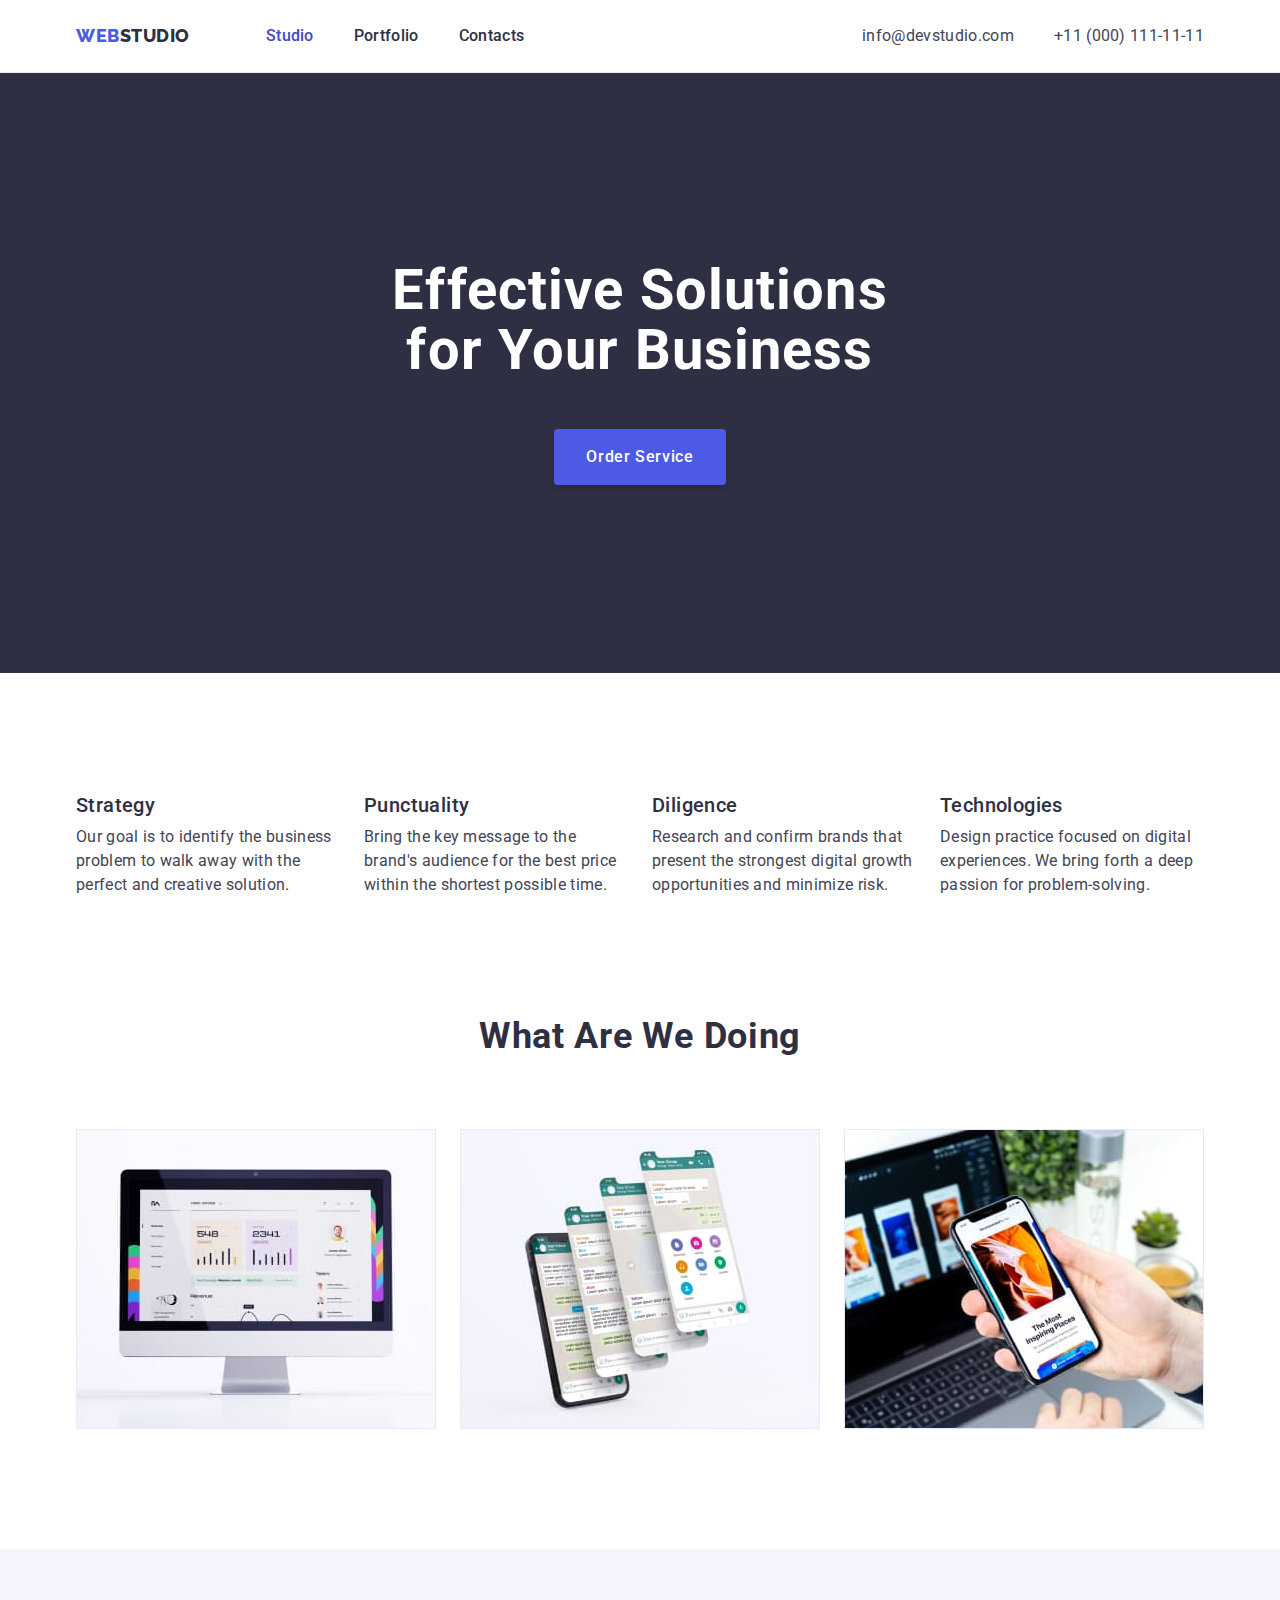
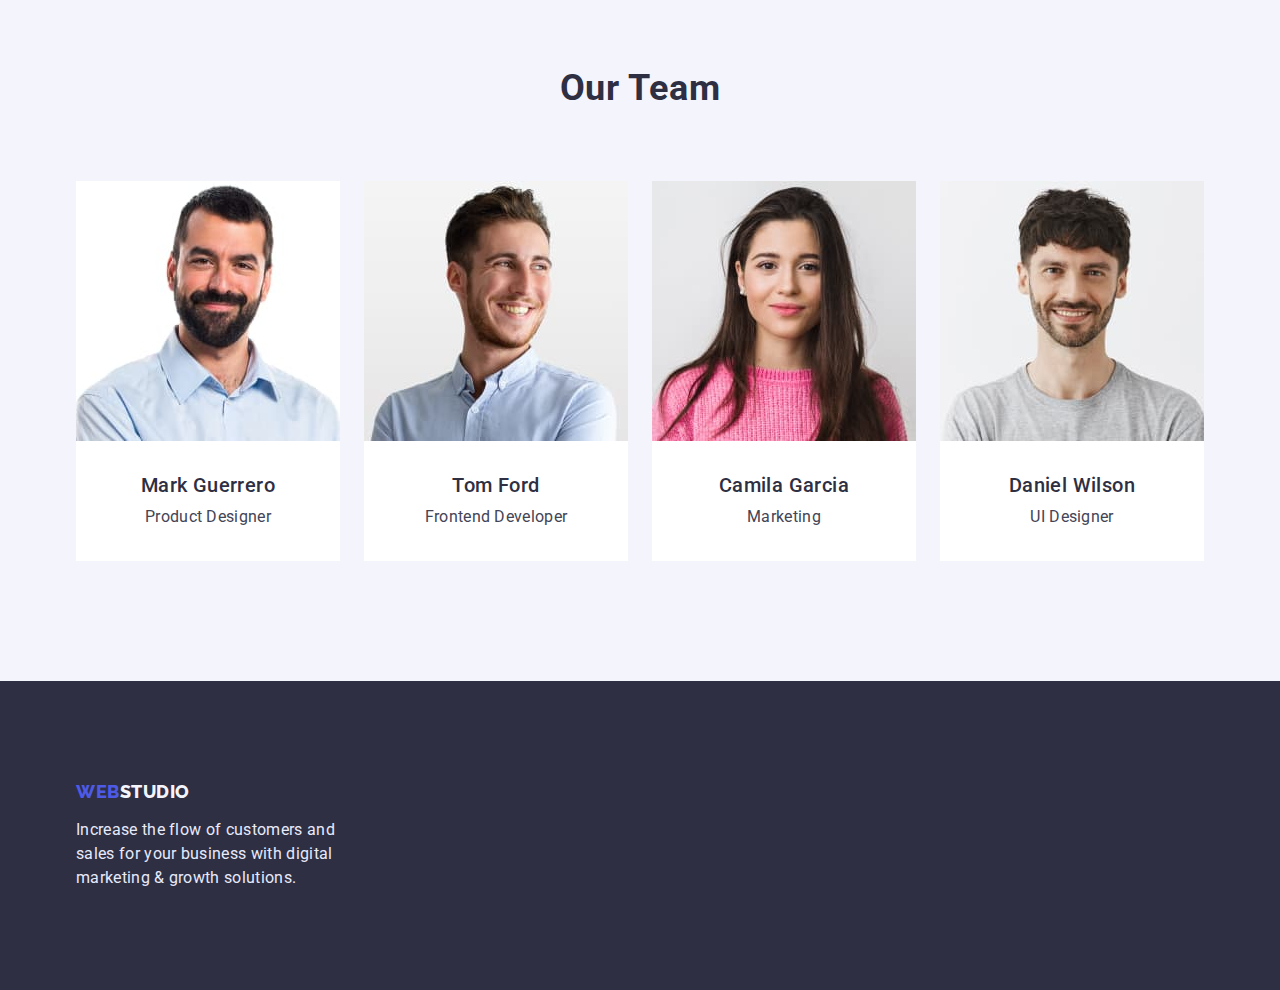
<file: index.html>
<!DOCTYPE html>
<html lang="en">
<head>
    <meta charset="UTF-8">
    <meta http-equiv="X-UA-Compatible" content="IE=edge">
    <meta name="viewport" content="width=device-width, initial-scale=1.0">
    <title>Webstudio</title>
    <link rel="preconnect" href="https://fonts.googleapis.com">
    <link rel="preconnect" href="https://fonts.gstatic.com" crossorigin>
    <link href="https://fonts.googleapis.com/css2?family=Raleway:wght@800&family=Roboto:wght@400;500;700;900&display=swap"
        rel="stylesheet">
    <link rel="stylesheet" href="https://cdnjs.cloudflare.com/ajax/libs/modern-normalize/1.1.0/modern-normalize.css"
        integrity="sha512-Y0MM+V6ymRKN2zStTqzQ227DWhhp4Mzdo6gnlRnuaNCbc+YN/ZH0sBCLTM4M0oSy9c9VKiCvd4Jk44aCLrNS5Q=="
        crossorigin="anonymous" referrerpolicy="no-referrer" />
    <link rel="stylesheet" href="./css/styles.css">
</head>
<body>
    <header class="header">
        <div class="container header-container">
            <a href="./index.html" class="header-logo link"><span class="header-logo-web">Web</span>Studio</a>
            <nav class="header-navigation">        
            <ul class="header-list list" >
                <li class="header-item"><a href="./index.html" class="header-link link current">Studio</a></li>
                <li class="header-item"><a href="./portfolio.html" class="header-link link">Portfolio</a></li>
                <li class="header-item"><a href="#" class="header-link link">Contacts</a></li>
            </ul>
            </nav>
            <address class="header-adresses">
                <ul class="header-adresses-list list">            
                    <li><a href="mailto:info@devstudio.com" class="header-email link">info@devstudio.com</a></li>
                    <li><a href="tel:+110001111111" class="header-tel link">+11 (000) 111-11-11</a></li>
                </ul>
            </address>
        </div>
    </header>
    <main>
        <section class="hero">
        <div class="container hero-container">
            <h1 class="hero-title">Effective Solutions for Your Business</h1>
            <button type="button" class="hero-btn">Order Service</button>
        </div>
        </section>     
        <section class="features">
            <div class="container features-container">
                <h2 class="visually-hidden">Our features</h2>
                <ul class="features-list list">
                    <li class="features-item">
                        <h3 class="features-subtitle">Strategy</h3>
                        <p class="features-text text">Our goal is to identify the business
                        problem to walk away with the perfect and creative solution.</p>
                    </li>
                    <li class="features-item">
                        <h3 class="features-subtitle">Punctuality</h3>
                        <p class="features-text text">Bring the key message to the brand's audience for the best price within the shortest possible time.</p>
                    </li>
                    <li class="features-item">
                        <h3 class="features-subtitle">Diligence</h3>
                        <p class="features-text text">Research and confirm brands that present the strongest digital growth opportunities and minimize risk.</p>
                    </li>
                    <li class="features-item">
                        <h3 class="features-subtitle">Technologies</h3>
                        <p class="features-text text">Design practice focused on digital experiences. We bring forth a deep passion for problem-solving.</p>
                    </li>
                </ul>
            </div>
        </section>    
        <section class="desc">  
            <div class="container desc-container">
                <h2 class="desc-subtitle">What are we doing</h2>
                <ul class="desc-list list">
                    <li class="desc-item"><img src="./images/img-1.jpg" alt="Webpage design-1" width="360" ></li>
                    <li class="desc-item"><img src="./images/img-2.jpg" alt="Application design" width="360" ></li>
                    <li class="desc-item"><img src="./images/img-3.jpg" alt="Webpage design-2" width="360" ></li>
                </ul>
            </div> 
        </section>
        <section class="section-team">
            <div class="container team-section">
                <h2 class="section-team-subtitle">Our Team</h2>
                <ul class="section-team-list list">
                    <li class="section-team-item">
                        <img src="./images/team-img-1.jpg" alt="Worker 1" width="264">
                        <div class="team-member-desc">
                            <h3 class="section-team-name">Mark Guerrero</h3>
                            <p class="section-team-text text">Product Designer</p>
                        </div>
                    </li>
                    <li class="section-team-item">
                        <img src="./images/team-img-2.jpg" alt="Worker 2" width="264">
                        <div class="team-member-desc">
                            <h3 class="section-team-name">Tom Ford</h3>
                            <p class="section-team-text text">Frontend Developer</p>
                        </div>
                    </li>
                    <li class="section-team-item">
                        <img src="./images/team-img-3.jpg" alt="Worker 3" width="264">
                        <div class="team-member-desc">
                            <h3 class="section-team-name">Camila Garcia</h3>
                            <p class="section-team-text text">Marketing</p>
                        </div>
                    </li>
                    <li class="section-team-item">
                        <img src="./images/team-img-4.jpg" alt="Worker 4" width="264">
                        <div class="team-member-desc">
                            <h3 class="section-team-name">Daniel Wilson</h3>
                            <p class="section-team-text text">UI Designer</p>
                        </div>
                    </li>
                </ul>
            </div>
        </section>
    </main>
    <footer class="footer">
        <div class="container footer-container">
            <a href="./index.html" class="footer-logo link"><span class="header-logo-web">Web</span>Studio</a>
            <p class="footer-text text">Increase the flow of customers and sales for your business with digital marketing & growth solutions.</p>
        </div>
    </footer>
</body>
</html>
</file>
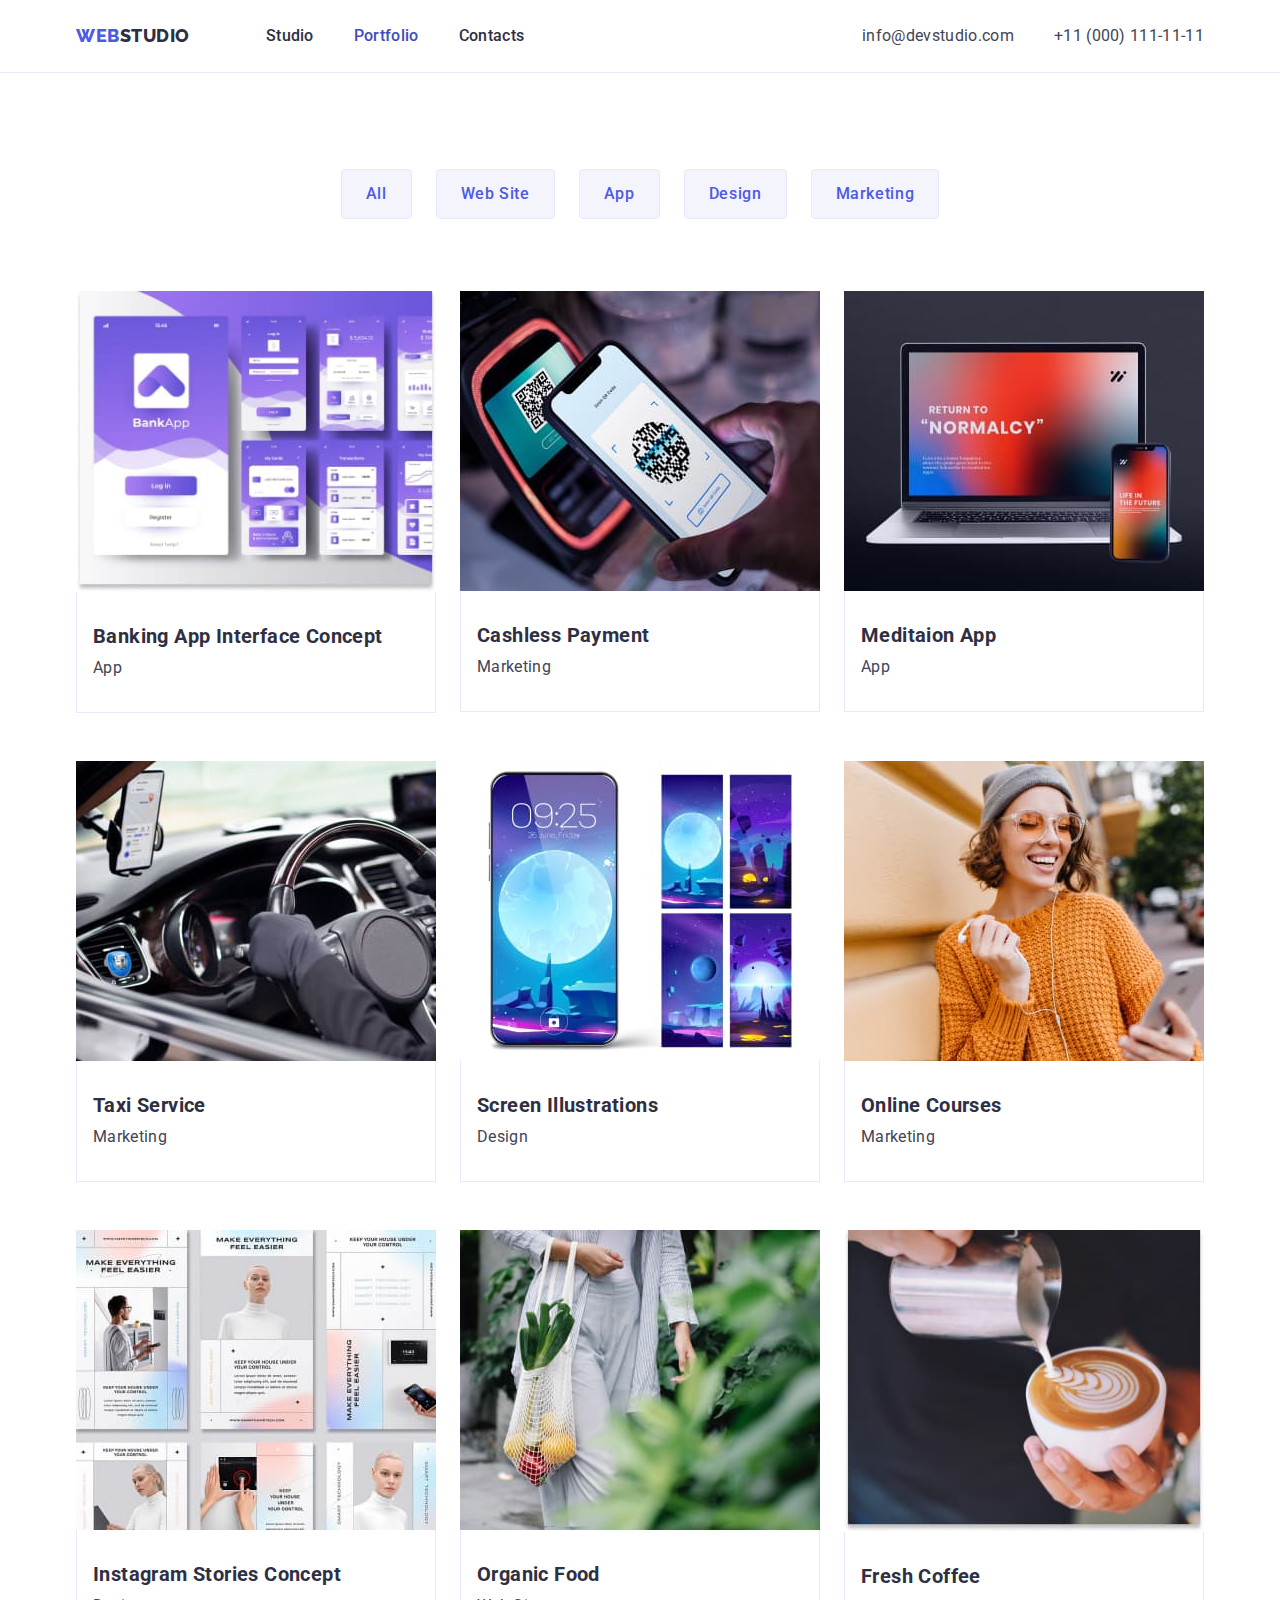
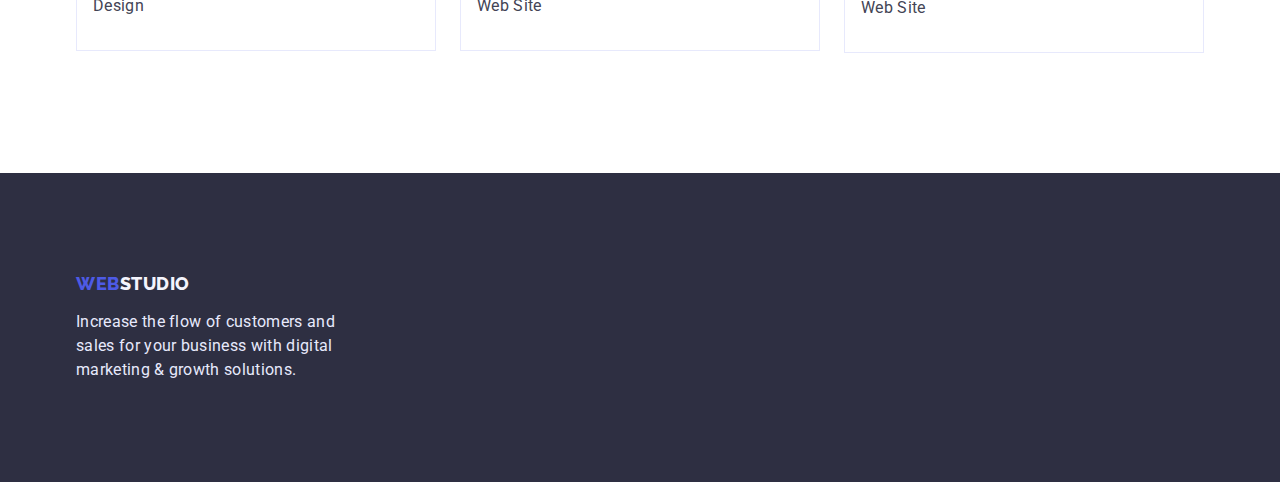
<file: portfolio.html>
<!DOCTYPE html>
<html lang="en">

<head>
    <meta charset="UTF-8">
    <meta http-equiv="X-UA-Compatible" content="IE=edge">
    <meta name="viewport" content="width=device-width, initial-scale=1.0">
    <title>Portfolio</title>
    <link rel="preconnect" href="https://fonts.googleapis.com">
    <link rel="preconnect" href="https://fonts.gstatic.com" crossorigin>
    <link href="https://fonts.googleapis.com/css2?family=Raleway:wght@800&family=Roboto:wght@400;500;700;900&display=swap"
        rel="stylesheet">
    <link rel="stylesheet" href="https://cdnjs.cloudflare.com/ajax/libs/modern-normalize/1.1.0/modern-normalize.css"
        integrity="sha512-Y0MM+V6ymRKN2zStTqzQ227DWhhp4Mzdo6gnlRnuaNCbc+YN/ZH0sBCLTM4M0oSy9c9VKiCvd4Jk44aCLrNS5Q=="
        crossorigin="anonymous" referrerpolicy="no-referrer" />
    <link rel="stylesheet" href="./css/styles.css">
</head>

<body>
    <header class="header">
        <div class="container header-container">
            <a href="./index.html" class="header-logo link"><span class="header-logo-web">Web</span>Studio</a>
            <nav class="header-navigation">
                <ul class="header-list list">
                    <li class="header-item"><a href="./index.html" class="header-link link">Studio</a></li>
                    <li class="header-item"><a href="./portfolio.html" class="header-link link current">Portfolio</a></li>
                    <li class="header-item"><a href="#" class="header-link link">Contacts</a></li>
                </ul>
            </nav>
            <address class="header-adresses">
                <ul class="header-adresses-list list">
                    <li><a href="mailto:info@devstudio.com" class="header-email link">info@devstudio.com</a></li>
                    <li><a href="tel:+110001111111" class="header-tel link">+11 (000) 111-11-11</a></li>
                </ul>
            </address>
        </div>
    </header>
    <main>
        <section class="portfolio">
            <div class="container portfolio-container">
                <h1 class="portfolio-title visually-hidden">Portfolio</h1>
                    <ul class="portfolio-nav-list list" >
                        <li class="portfolio-nav-item"><button type="button" class="portfolio-nav-btn">All</button></li>
                        <li class="portfolio-nav-item"><button type="button" class="portfolio-nav-btn">Web Site</button></li>
                        <li class="portfolio-nav-item"><button type="button" class="portfolio-nav-btn">App</button></li>
                        <li class="portfolio-nav-item"><button type="button" class="portfolio-nav-btn">Design</button></li>
                        <li class="portfolio-nav-item"><button type="button" class="portfolio-nav-btn">Marketing</button></li>
                    </ul>
                    <ul class="portfolio-list list">
                        <li class="portfolio-item">
                            <img src="./images/img-portfolio-1.jpg" alt="Banking App" width="360">
                            <div class="portfolio-card-desc">
                                <h2 class="portfolio-subtitle">Banking App Interface Concept</h2>
                                <p class="portfolio-text text">App</p>
                            </div>
                        </li>
                        <li class="portfolio-item">
                            <img src="./images/img-portfolio-2.jpg" alt="Cashless Payment" width="360">
                            <div class="portfolio-card-desc">
                                <h2 class="portfolio-subtitle">Cashless Payment</h2>
                                <p class="portfolio-text text">Marketing</p>
                            </div>
                        </li>
                        <li class="portfolio-item">
                            <img src="./images/img-portfolio-3.jpg" alt="Meditaion App" width="360">
                            <div class="portfolio-card-desc">
                                <h2 class="portfolio-subtitle">Meditaion App</h2>
                                <p class="portfolio-text text">App</p>
                            </div>
                        </li>
                        <li class="portfolio-item">
                            <img src="./images/img-portfolio-4.jpg" alt="Taxi Service" width="360">
                            <div class="portfolio-card-desc">
                                <h2 class="portfolio-subtitle">Taxi Service</h2>
                                <p class="portfolio-text text">Marketing</p>
                            </div>
                        </li>
                        <li class="portfolio-item">
                            <img src="./images/img-portfolio-5.jpg" alt="Screen Illustrations" width="360">
                            <div class="portfolio-card-desc">
                                <h2 class="portfolio-subtitle">Screen Illustrations</h2>
                                <p class="portfolio-text text">Design</p>
                            </div>
                        </li>
                        <li class="portfolio-item">
                            <img src="./images/img-portfolio-6.jpg" alt="Online Courses" width="360">
                            <div class="portfolio-card-desc">
                                <h2 class="portfolio-subtitle">Online Courses</h2>
                                <p class="portfolio-text text">Marketing</p>
                            </div>
                        </li>
                        <li class="portfolio-item">
                            <img src="./images/img-portfolio-7.jpg" alt="Instagram Stories Concept" width="360">
                            <div class="portfolio-card-desc">
                                <h2 class="portfolio-subtitle">Instagram Stories Concept</h2>
                                <p class="portfolio-text text">Design</p>
                            </div>
                        </li>
                        <li class="portfolio-item">
                            <img src="./images/img-portfolio-8.jpg" alt="Organic Food" width="360">
                            <div class="portfolio-card-desc">
                                <h2 class="portfolio-subtitle">Organic Food</h2>
                                <p class="portfolio-text text">Web Site</p>
                            </div>
                        </li>
                        <li class="portfolio-item">
                            <img src="./images/img-portfolio-9.jpg" alt="Fresh Coffee" width="360">
                            <div class="portfolio-card-desc">
                                <h2 class="portfolio-subtitle">Fresh Coffee</h2>
                                <p class="portfolio-text text">Web Site</p>
                            </div>
                        </li>
                    </ul>
            </div>
        </section>
    </main>
    <footer class="footer">
        <div class="container footer-container">
            <a href="./index.html" class="footer-logo link"><span class="header-logo-web">Web</span>Studio</a>
            <p class="footer-text text">Increase the flow of customers and sales for your business with digital marketing &
                growth solutions.</p>
        </div>
    </footer>
</body>

</html>
</file>
<file: css/styles.css>
:root{
    --main-title-color: #2E2F42;
    --main-title-font-weight: 700;
    --text-color: #434455;
    --text-font-weight: 400;
    --accent-color: #4D5AE5;
    --hero-color: #FFFFFF;
    --hero-btn-color: #404BBF;
    --main-background-color: #F4F4FD;
    --footer-text-color: #E7E9FC;
}

body{
font-family: 'Roboto', sans-serif;
color:var(--text-color)
}

h1, h2, h3, h4, h5, h6, p, ul{
    margin: 0;
}

img{
    display: block;
    min-width: 100%;
    height: auto;
    }


.container {
    max-width: 1158px;
    padding: 0 15px;
    margin: 0 auto;
}

.text{
    font-size: 16px;
    line-height: 1.5;
    letter-spacing: 0.02em;

}


.list{
    list-style: none;
    padding-left: 0;
}

.link{
    text-decoration: none;
}

.visually-hidden {
    position: absolute;
    white-space: nowrap;
    width: 1px;
    height: 1px;
    overflow: hidden;
    border: 0;
    padding: 0;
    clip: rect(0 0 0 0);
    clip-path: inset(50%);
    margin: -1px;
}
/*----------------------------HEADER---------------------------------*/
.header{
    border-bottom: 1px solid var(--footer-text-color);
}
.container.header-container{
    display: flex;
    align-items: center;
}

.header-logo {
    font-family: 'Raleway', sans-serif;
    font-weight: 800;
    font-size: 18px;
    line-height: 1.33;
    letter-spacing: 0.03em;
    text-transform: uppercase;
    color: var(--main-title-color);
    padding: 24px, 0;

    margin-right: 76px;
}

.header-logo-web {
    color:var(--accent-color);    
}



.header-navigation {
}

.header-list {
    display: flex;
    gap: 40px;
}

.header-item {}


.header-link {
    display: inline-block;
    font-weight: 500;
    font-size: 16px;
    line-height: 1.5;
    letter-spacing: 0.02em;

    color: var(--main-title-color);

    padding: 24px 0 24px 0;
}

.header-link.current {
    color:var(--hero-btn-color);
}

.header-link:hover,
.header-link:focus {
    color:var(--accent-color);
}
.header-adresses{
    margin-left: auto;
}

.header-adresses-list {
    
    display: flex;
    padding: 0%;
    gap: 40px;
}


.header-email {
    
    font-style: normal;
    font-size: 16px;
    line-height: 1.5;
    letter-spacing: 0.02em;

    color: var(--text-color);
}

.header-email:hover,
.header-email:focus {
    color: var(--accent-color);
}

.header-tel {
    font-style: normal;
    font-size: 16px;
    line-height: 1.5;
    letter-spacing: 0.02em;

    color: var(--text-color);
}

.header-tel:hover,
.header-tel:focus {
    color:var(--accent-color);
}

/*--------------------------------HERO------------------------------------*/
.container.hero-container{

}
.hero {
    background-color: var(--main-title-color); 
    padding-top: 188px; 
    padding-bottom: 188px;
}

.hero-title {
    max-width: 496px;
    margin-bottom: 48px;
    margin-right: auto;
    margin-left: auto;
    font-size: 56px;
    line-height: 1.07;
    letter-spacing: 0.02em;

    color: var(--hero-color);
    
    text-align: center;

}

.hero-btn {
    display: block;
    min-width: 169px;
    height: 56px;
    padding: 16px 32px;
    margin-right: auto;
    margin-left: auto;
    background-color: var(--accent-color);
    font-family: 'Roboto', sans-serif;
    font-weight: 500;
    font-size: 16px;
    line-height: 1.5;
    letter-spacing: 0.04em;

    color: var(--hero-color); 
    border: var(--hero-color);
    box-shadow: 0px 4px 4px rgba(0, 0, 0, 0.15);
    border-radius: 4px;

    cursor: pointer;
}

.hero-btn:hover, .hero-btn:focus{
    background-color: var(--hero-btn-color);

}

/*--------------------------------FEATURES------------------------------*/
.features {
    padding-top: 120px;
    padding-bottom: 120px ;
}

.container.features-container{
    display: flex;
    

}

.features-list {
    display: flex;
    gap: 24px;
}

.list {
    
}

.features-item {
    flex-basis: calc((100% - 3 * 24px) / 4);
}

.features-subtitle {
    font-weight: 500;
    font-size: 20px;
    line-height: 1.2;
    letter-spacing: 0.02em;
    margin-bottom: 8px;

    color: var(--main-title-color);
}

.features-text {
}
/*----------------------------------What are we doing--------------------------------------*/
.desc {
    padding-bottom: 120px;
}

.container.desc-container{}

.desc-subtitle {
    margin-bottom: 72px;
    font-size: 36px;
    line-height: 1.11;
    text-align: center;    
    letter-spacing: 0.02em;
    text-transform: capitalize;

    color: var(--main-title-color);
}

.desc-list {
    display: flex;
    gap: 24px;
}

.list {}

.desc-item {
    flex-basis: calc((100%-2*24px)/3);
}

/*------------------------------------------TEAM-------------------------------------------*/
.section-team {
    padding-top: 120px;
    padding-bottom: 120px;
    background-color: var(--main-background-color);
}

.container.team-section{}

.section-team-subtitle {
    margin-bottom: 72px;
    font-weight: var(--main-title-font-weight);
    font-size: 36px;
    line-height: 1.11;
    text-align: center;    
    letter-spacing: 0.02em;
    text-transform: capitalize;

    color:var(--main-title-color);}

.section-team-list {
    display: flex;
    gap: 24px;
}

.list {}

.section-team-item {
    flex-basis: calc((100%-3*24px)/4);
    background-color: var(--hero-color);
}

.team-member-desc{
    display: block;
    padding-top: 32px;
    padding-bottom: 32px;
}

.section-team-name {
    margin-bottom: 8px;
    font-weight: 500;
    font-size: 20px;
    line-height: 1.2;    
    letter-spacing: 0.02em;
    text-align: center;

    color: var(--main-title-color);}

.section-team-text {
    text-align: center;
}
/*--------------------------------------------------FOOTER--------------------------------------*/
.footer{
    padding-top: 100px;
    padding-bottom: 100px;
    background-color:var(--main-title-color);
}

.container.footer-container{}


.footer-logo {
    display: block;
    margin-bottom: 16px;
    font-family: 'Raleway';
    font-weight: 800;
    font-size: 18px;
    line-height: 1.17;
    letter-spacing: 0.03em;
    text-transform: uppercase;

    color: var(--main-background-color);
    }

.link {}

.footer-logo-web {
    color: var(--accent-color);
}



.footer-text {
    max-width: 264px;
    color: var(--footer-text-color);
    
}
/*--------------------------------------------------PORTFOLIO-------------------------------------------------------------*/
.portfolio{
    padding-top: 96px;
    padding-bottom: 120px;
}

.container.portfolio-container{}

.portfolio-title {}

.portfolio-nav-list {
    display: flex;
    justify-content: center;
    gap: 24px;
    margin-bottom: 72px;
}

.portfolio-nav-item {}

.portfolio-nav-btn {
    padding: 12px 24px;
    background-color: var(--main-background-color);
    border: 1px solid var(--footer-text-color);
    border-radius: 4px;
    font-family: inherit;
    font-weight: 500;
    font-size: 16px;
    line-height: 1.5;
    letter-spacing: 0.04em;
    cursor: pointer;

    color: var(--accent-color);
}

.portfolio-nav-btn:hover, .portfolio-nav-btn:focus{
    background-color: var(--accent-color);
    color: var(--hero-color);
    box-shadow: 0px 3px 1px rgba(0, 0, 0, 0.1), 0px 2px 1px rgba(0, 0, 0, 0.08), 0px 2px 2px rgba(0, 0, 0, 0.12);
    border: 0;
}


.portfolio-list {
    display: flex;
    flex-wrap: wrap;
    column-gap: 24px;
    row-gap: 48px;
}

.portfolio-item {
    flex-basis: calc((100% - 2 * 24px) / 3);
}

.portfolio-card-desc{
    padding-top: 32px;
    padding-bottom: 32px; 
    padding-left: 16px;
    border-right: 1px solid var(--footer-text-color);
    border-bottom: 1px solid var(--footer-text-color);
    border-left: 1px solid var(--footer-text-color);
}

.portfolio-subtitle {
    display: block;
    margin-bottom: 8px;
    font-size: 20px;
    line-height: 1.2;
    letter-spacing: 0.02em;

    color: var(--main-title-color);
}

.portfolio-text {
}
</file>
